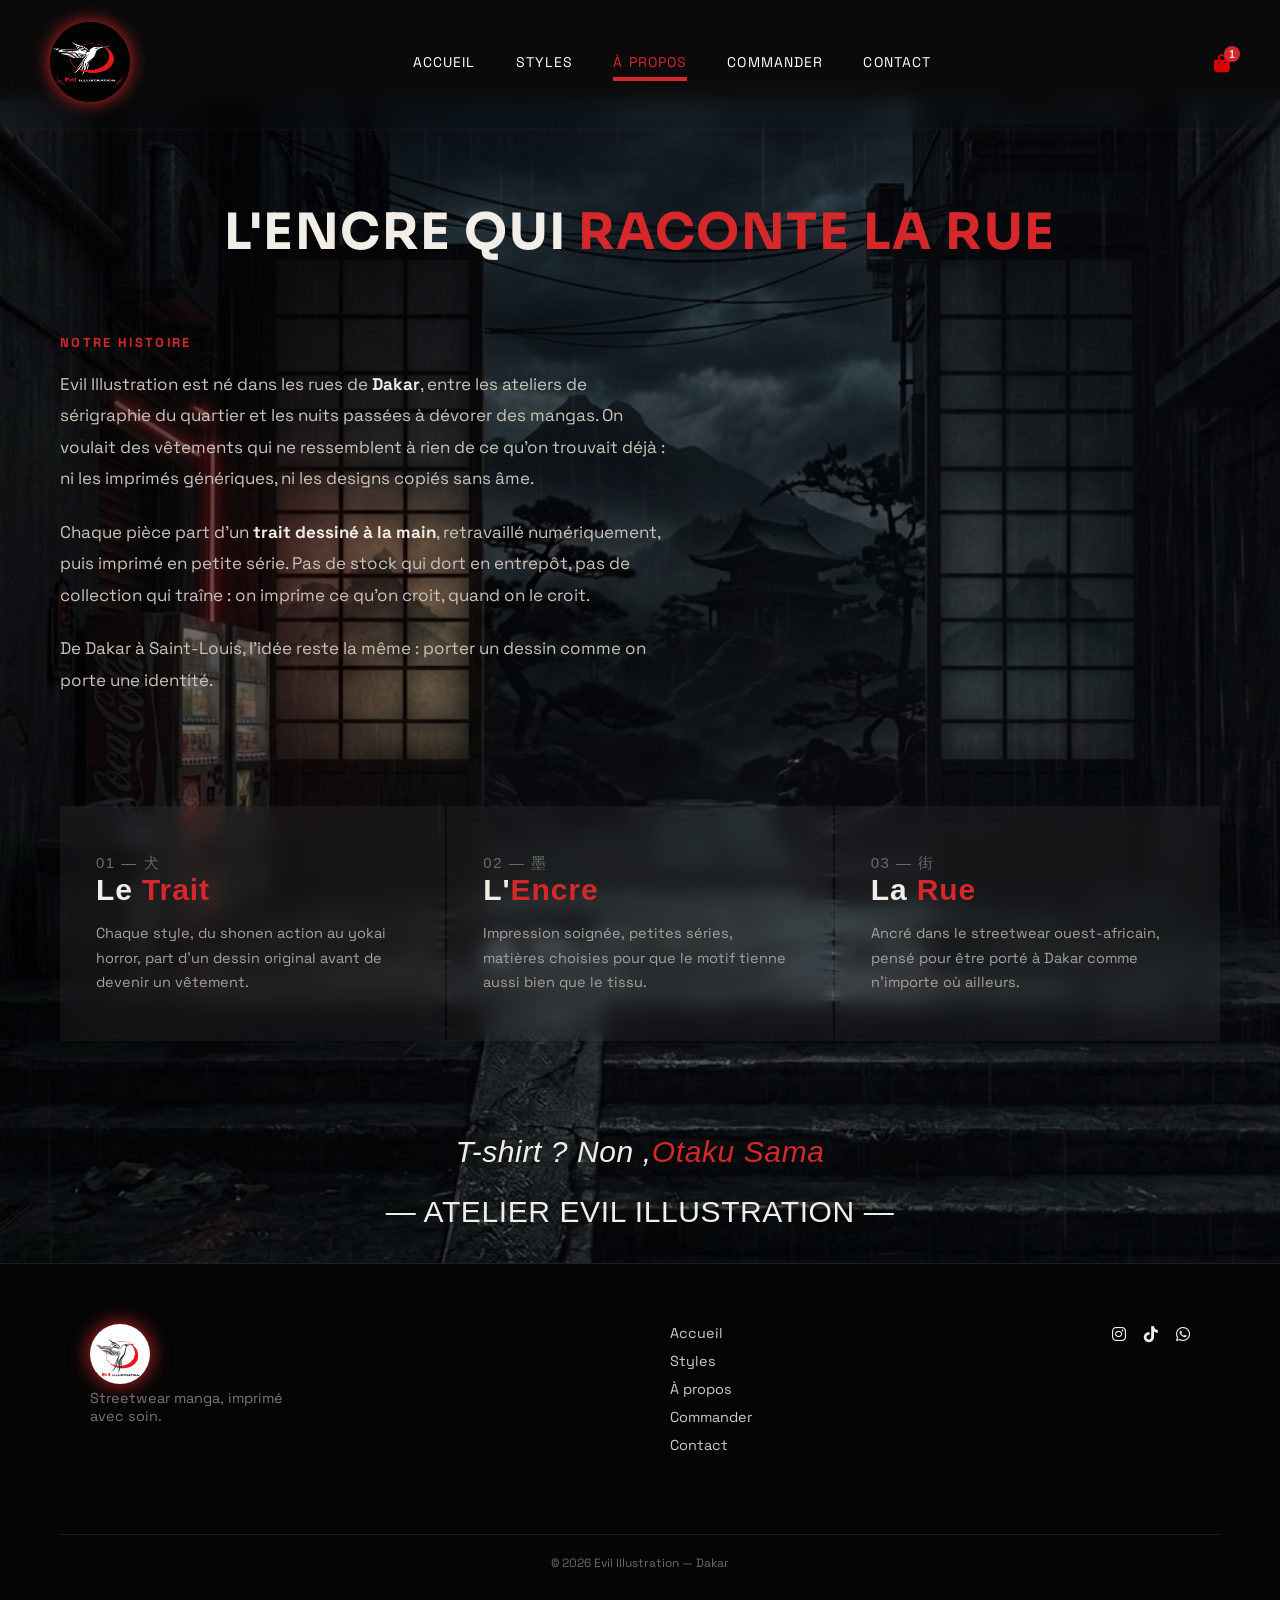
<file: pages/a-propos.html>
<!DOCTYPE html>
<html lang="en">
<head>
    <meta charset="UTF-8">
    <meta name="viewport" content="width=device-width, initial-scale=1.0">
    <title>À propos</title>
    <link rel="stylesheet" href="../css/mhg.css">
    <link rel="stylesheet" href="../css/a-propos.css">
    <link rel="stylesheet" href="https://cdnjs.cloudflare.com/ajax/libs/font-awesome/6.5.2/css/all.min.css" integrity="sha512-kE+4d...==" crossorigin="anonymous" referrerpolicy="no-referrer"/> 
</head>
<body>
    <header class="entete">
        <div class="logo-entete">
            <img src="../images/LOGO FOND Noir1.png" alt="Evil Illustration">
        </div>
        <nav class="navigation-principale">
            <a href="../index.html#accueil" class="lien-nav">Accueil</a>
            <a href="../index.html#styles" class="lien-nav">Styles</a>
            <a href="a-propos.html" class="lien-nav lien-nav--actif">À propos</a>
            <a href="../index.html#commande" class="lien-nav">Commander</a>
            <a href="contact.html" class="lien-nav">Contact</a>
        </nav>
        <div class="actions-entete">
            <button class="icone-action icone-panier">
                <i class="fa-solid fa-bag-shopping" style="color: rgb(219, 2, 2);"></i>
                <span class="badge-panier">1</span>
            </button>
        </div>
    </header>
 
   

    <section id="a-propos" class="section-a-propos">
        <h2 class="titre-section">L'encre qui <span>raconte la rue</span></h2>
 
        <div class="bloc-manifeste">
            <div class="manifeste-texte">
                <span class="manifeste-eyebrow">Notre histoire</span>
                <p>Evil Illustration est né dans les rues de <strong>Dakar</strong>, entre les ateliers de sérigraphie du quartier et les nuits passées à dévorer des mangas. On voulait des vêtements qui ne ressemblent à rien de ce qu'on trouvait déjà : ni les imprimés génériques, ni les designs copiés sans âme.</p>
                <p>Chaque pièce part d'un <strong>trait dessiné à la main</strong>, retravaillé numériquement, puis imprimé en petite série. Pas de stock qui dort en entrepôt, pas de collection qui traîne : on imprime ce qu'on croit, quand on le croit.</p>
                <p>De Dakar à Saint-Louis, l'idée reste la même : porter un dessin comme on porte une identité.</p>
            </div>
 
            <!-- <div class="sceau-atelier">
                <span class="sceau-signature">Evil Illustration</span>
                <span class="sceau-legende">Atelier fondé à</span>
                <span class="sceau-ville">Dakar</span>
            </div> -->
        </div>
 
        <div class="grille-valeurs">
            <div class="carte-valeur">
                <span class="valeur-glyphe">01 — 犬</span>
                <h3 class="valeur-titre">Le <span>Trait</span></h3>
                <p>Chaque style, du shonen action au yokai horror, part d'un dessin original avant de devenir un vêtement.</p>
            </div>
            <div class="carte-valeur">
                <span class="valeur-glyphe">02 — 墨</span>
                <h3 class="valeur-titre">L'<span>Encre</span></h3>
                <p>Impression soignée, petites séries, matières choisies pour que le motif tienne aussi bien que le tissu.</p>
            </div>
            <div class="carte-valeur">
                <span class="valeur-glyphe">03 — 街</span>
                <h3 class="valeur-titre">La <span>Rue</span></h3>
                <p>Ancré dans le streetwear ouest-africain, pensé pour être porté à Dakar comme n'importe où ailleurs.</p>
            </div>
        </div>
 
        <div class="bande-citation">
            <i><p>T-shirt ? Non ,<span>Otaku Sama</span></p></i>
            <p class="bande-citation-auteur">— Atelier Evil Illustration —</p>
        </div>
    </section>
 
    <footer class="pied-page">
        <div class="pied-page_haut">
            <div class="pied-page_marque">
                <img src="../images/LOGO FOND BLANC- 1.png" alt="Evil Illustration" >
                <p class="pied-page_slogan">Streetwear manga, imprimé avec soin.</p>
            </div>
 
            <nav class="pied-page_liens">
                <a href="../index.html#accueil">Accueil</a>
                <a href="../index.html#styles">Styles</a>
                <a href="a-propos.html">À propos</a>
                <a href="../index.html#commande">Commander</a>
                <a href="contact.html">Contact</a>
            </nav>
 
            <div class="pied-page_reseaux">
                <a href="#"><i class="fa-brands fa-instagram"></i></a>
                <a href="#"><i class="fa-brands fa-tiktok"></i></a>
                <a href="#"><i class="fa-brands fa-whatsapp"></i></a>
            </div>
        </div>
 
        <div class="pied-page_bas">
            <p>&copy; 2026 Evil Illustration — Dakar</p>
        </div>
    </footer>
</body>
</html>
</file>
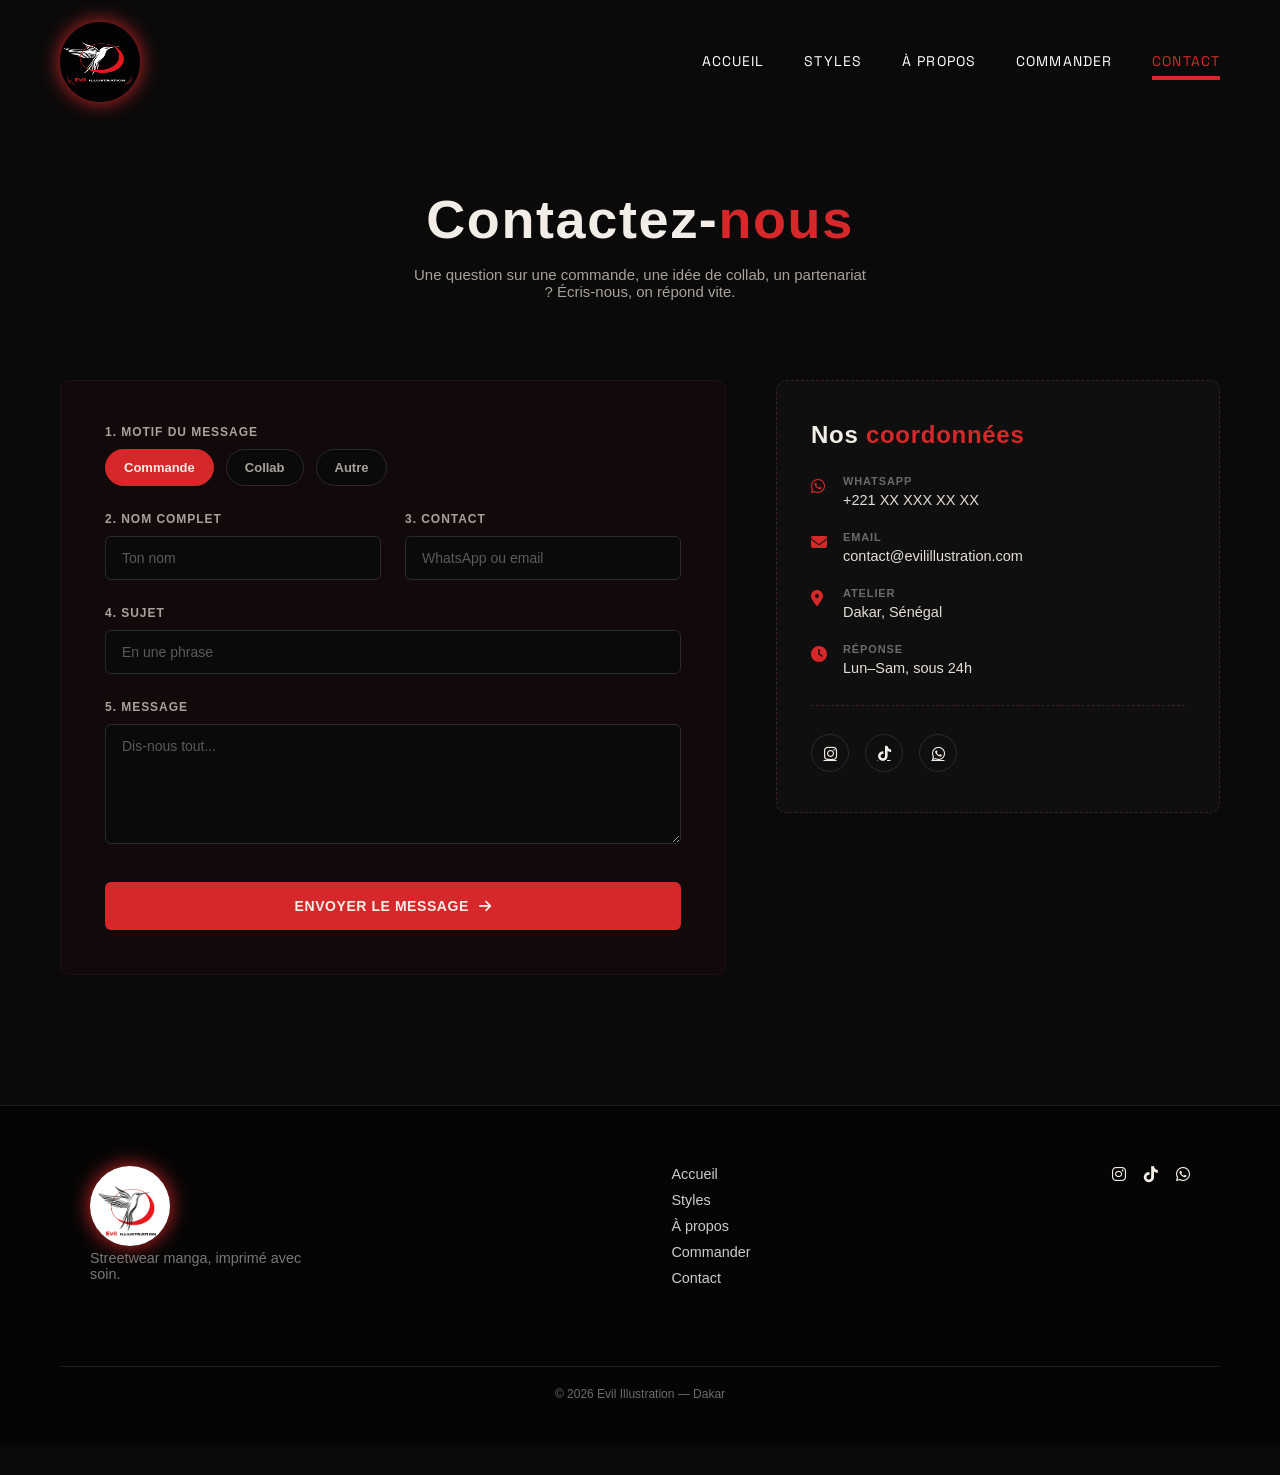
<file: pages/contact.html>
<!DOCTYPE html>
<html lang="en">
<head>
    <meta charset="UTF-8">
    <meta name="viewport" content="width=device-width, initial-scale=1.0">
    <title>Contact</title>
    <link rel="stylesheet" href="../css/mhg.css">
    <link rel="stylesheet" href="../css/contact.css">
    <link rel="stylesheet" href="https://cdnjs.cloudflare.com/ajax/libs/font-awesome/6.5.2/css/all.min.css" integrity="sha512-kE+4d...==" crossorigin="anonymous" referrerpolicy="no-referrer"/>
</head>
<body>
    <header class="entete">
        <div class="logo-entete">
            <img src="../images/LOGO FOND Noir1.png" alt="Evil Illustration">
        </div>
        <nav class="navigation-principale">
            <a href="../index.html#accueil" class="lien-nav">Accueil</a>
            <a href="../index.html#styles" class="lien-nav">Styles</a>
            <a href="a-propos.html" class="lien-nav">À propos</a>
            <a href="../index.html#commande" class="lien-nav">Commander</a>
            <a href="contact.html" class="lien-nav lien-nav--actif">Contact</a>
        </nav>
    </header>

    <div class="entete-page">
        <h1>Contactez-<span>nous</span></h1>
        <p>Une question sur une commande, une idée de collab, un partenariat ? Écris-nous, on répond vite.</p>
    </div>

    <section id="contact" class="section-contact">
        <div class="atelier-contact">

            <!-- COLONNE FORMULAIRE -->
            <div class="colonne-formulaire">

                <div class="bloc-champ">
                    <span class="repere-champ">1. Motif du message</span>
                    <div class="rangee-motifs">
                        <button type="button" class="choix-motif choix-motif--actif">Commande</button>
                        <button type="button" class="choix-motif">Collab</button>
                        <button type="button" class="choix-motif">Autre</button>
                    </div>
                </div>

                <div class="bloc-champ bloc-champ--duo">
                    <div>
                        <span class="repere-champ">2. Nom complet</span>
                        <input type="text" class="saisie-texte" id="contactNom" placeholder="Ton nom">
                    </div>
                    <div>
                        <span class="repere-champ">3. Contact</span>
                        <input type="text" class="saisie-texte" id="contactMoyen" placeholder="WhatsApp ou email">
                    </div>
                </div>

                <div class="bloc-champ">
                    <span class="repere-champ">4. Sujet</span>
                    <input type="text" class="saisie-texte" id="contactSujet" placeholder="En une phrase">
                </div>

                <div class="bloc-champ">
                    <span class="repere-champ">5. Message</span>
                    <textarea class="saisie-texte saisie-texte--zone" id="contactMessage" placeholder="Dis-nous tout..."></textarea>
                </div>

                <button type="button" class="bouton-envoyer-message" id="envoyerMessage">
                    Envoyer le message <i class="fa-solid fa-arrow-right"></i>
                </button>

            </div>


            <!-- COLONNE INFOS -->

        
            <div class="ticket-infos">
                <h3 class="ticket-titre">Nos <span>coordonnées</span></h3>

                <div class="ligne-info">
                    <i class="fa-brands fa-whatsapp"></i>
                    <div>
                        <span class="ligne-info-label">WhatsApp</span>
                        <span class="ligne-info-valeur">+221 XX XXX XX XX</span>
                    </div>
                </div>

                <div class="ligne-info">
                    <i class="fa-solid fa-envelope"></i>
                    <div>
                        <span class="ligne-info-label">Email</span>
                        <span class="ligne-info-valeur">contact@evilillustration.com</span>
                    </div>
                </div>

                <div class="ligne-info">
                    <i class="fa-solid fa-location-dot"></i>
                    <div>
                        <span class="ligne-info-label">Atelier</span>
                        <span class="ligne-info-valeur">Dakar, Sénégal</span>
                    </div>
                </div>

                <div class="ligne-info">
                    <i class="fa-solid fa-clock"></i>
                    <div>
                        <span class="ligne-info-label">Réponse</span>
                        <span class="ligne-info-valeur">Lun–Sam, sous 24h</span>
                    </div>
                </div>

                <hr class="separateur-ticket">

                <div class="ticket-reseaux">
                    <a href="#"><i class="fa-brands fa-instagram"></i></a>
                    <a href="#"><i class="fa-brands fa-tiktok"></i></a>
                    <a href="#"><i class="fa-brands fa-whatsapp"></i></a>
                </div>
            </div>

        </div>
    </section>

    <footer class="pied-page">
        <div class="pied-page_haut">
            <div class="pied-page_marque">
                <img src="../images/LOGO FOND BLANC- 1.png" alt="Evil Illustration">
                <p class="pied-page_slogan">Streetwear manga, imprimé avec soin.</p>
            </div>

            <nav class="pied-page_liens">
                <a href="index.html#accueil">Accueil</a>
                <a href="index.html#styles">Styles</a>
                <a href="a-propos.html">À propos</a>
                <a href="index.html#commande">Commander</a>
                <a href="contact.html">Contact</a>
            </nav>

            <div class="pied-page_reseaux">
                <a href="#"><i class="fa-brands fa-instagram"></i></a>
                <a href="#"><i class="fa-brands fa-tiktok"></i></a>
                <a href="#"><i class="fa-brands fa-whatsapp"></i></a>
            </div>
        </div>

        <div class="pied-page_bas">
            <p>&copy; 2026 Evil Illustration — Dakar</p>
        </div>
    </footer>
</body>
</html>
</file>
<file: css/mhg.css>
@import url('https://fonts.googleapis.com/css2?family=Nunito:ital,wght@0,200..1000;1,200..1000&family=Story+Script&display=swap');

@import url('https://fonts.googleapis.com/css2?family=Google+Sans:ital,opsz,wght@0,17..18,400..700;1,17..18,400..700&family=Sora:wght@100..800&display=swap');

@import url('https://fonts.googleapis.com/css2?family=Google+Sans:ital,opsz,wght@0,17..18,400..700;1,17..18,400..700&family=Sora:wght@100..800&family=Space+Grotesk:wght@300..700&display=swap');

*{
  margin: 0;
  box-sizing: border-box;
}

body{
  font-family: 'space grotesk';
  background: #0a0a0a;
}

.entete{
  display:flex;
  justify-content:space-between;
  align-items:center;
  padding:18px 6%;
  position: sticky;
  top: 0;
  z-index:100;
  backdrop-filter: Blur(8px);
  background: transparent;
  margin-top: -30px;
  width: 100%;
}

.logo-entete img{
  height:80px;
  width:80px;
  border-radius:50%;
  box-shadow: 0 0 20px rgb(214,40,43);
}

.navigation-principale{
  display:flex;
  gap: 80px;
}
.lien-nav{
  color:rgb(219,228,235);
  text-decoration:none;
  font-size:0.8rem;
  text-transform:uppercase;
  letter-spacing:1px;
  padding-bottom:8px;
  transition:box-shadow 0.2s ease;
}
.lien-nav:hover{
  box-shadow:0 4px 0 0 rgb(214,40,43);
  color: rgb(214,40,43);
}

.lien-nav--actif{
  color:rgb(214,40,43);
  box-shadow:0 4px 0 0 rgb(214,40,43);
}

.actions-entete{
  display:flex;
  gap:18px;
  align-items:center;
}
.icone-action{
  background:none;
  border:none;
  color:rgb(219,228,235);
  font-size:1.2rem;
  cursor:pointer;
  position:relative;
}

.icone-panier{
  position:relative;
}

/* .badge-panier{
  position:absolute;
  top:-8px;
  right:-8px;
  background:rgb(214,40,43);
  color:#fff;
  font-size:0.65rem;
  width:16px;
  height:16px;
  border-radius:50%;
  display:flex;
  align-items:center;
  justify-content:center;
} */

.presentation{
  display:flex;
  align-items:center;
  justify-content:space-between;
  gap:40px;
  padding:60px 6%;
}

video{
  height: 295px;
  width: 100%;
  position: relative;
  top: -3;
  left: -1;
  box-shadow: 0 0 20px rgb(214,40,43);
  border-radius: 10px;
}

.texte-presentation{
  max-width:480px;
}
.texte-presentation h1{
  font-size:3.2rem;
  text-transform:uppercase;
  letter-spacing:2px;
  line-height:1.1;
  margin-bottom:20px;
  color: #fff;
}
.texte-presentation h1 span{color:rgb(214,40,43);}
.texte-presentation p{
  color:#9aa3ab;
  font-size:1rem;
  margin-bottom:14px;
}
.villes-presentation{
  text-transform:uppercase;
  letter-spacing:2px;
  font-size:0.8rem;
  color:rgb(219,228,235);
  margin-bottom:28px;
}

.link-cta{
  background:rgb(214,40,43);
  color:#fff;
  border:none;
  padding:14px 28px;
  border-radius:30px;
  font-size:0.9rem;
  text-transform:uppercase;
  letter-spacing:1px;
  cursor:pointer;
  display:inline-flex;
  align-items:center;
  gap:10px;
  transition:box-shadow 0.2s;
  text-decoration: none;
}

.link-cta:hover{box-shadow:0 0 20px rgba(214,40,43,0.5);}


.image-presentation{
  flex:1;
  max-width:520px;
}
.image-presentation img{
  width:100%;
  border-radius:12px;
  display:block;
}

#styles{
  padding:60px 6%;
  text-align:center;
  background: linear-gradient(135deg, rgba(0, 0, 0, 0.7), rgba(0, 0, 0, 0.3)), 
  url("../images/bg--site.jpg") center/cover no-repeat;
}

.titre-section{
  font-size:1.8rem;
  text-transform:uppercase;
  letter-spacing:2px;
  margin-bottom:40px;
  color: #fff;
}
.titre-section span{color:rgb(214,40,43);}

.grille-styles{
  display:grid;
  grid-template-columns:repeat(auto-fit, minmax(160px, 1fr));
  gap:20px;
  text-align:center;
  color: rgb(214 ,40 ,42);
  font-family: 'Nunito';
  background: transparent;
  padding: 80px 100px;
  backdrop-filter: Blur(5px);
  -webkit-backdrop-filter: blur(5px);
}

.carte-style{
  position:relative;
  background:rgb(22,22,22);
  border-radius:10px;
  overflow:hidden;
  cursor:pointer;
  transition:transform .25s;
}
.carte-style:hover{
  transform:translateY(-4px);
  box-shadow: 0 0 22px rgb(191, 7, 7);
}

.image-style{
  width:100%;
  height:150px;
  object-fit:cover;
  display:block;
  filter:grayscale(100%);
}

.badge-icone{
  position:absolute;
  top:12px;
  left:12px;
  width:32px;
  height:32px;
  background:rgb(214,40,43);
  border-radius:8px;
  display:flex;
  align-items:center;
  justify-content:center;
  color:#fff;
  font-size:1rem;
}

.carte-style h3{
  font-size:0.95rem;
  text-transform:uppercase;
  letter-spacing:1px;
  margin:14px 14px 6px;
}

.carte-style p{
  font-size:0.8rem;
  color:#9aa3ab;
  margin:0 14px 16px;
}






.section-commande {
    padding: 100px 40px;
    background-color: #0a0a0a;
    font-family: 'sora';
}

.atelier-commande {
    max-width: 1100px;
    margin: 60px auto 0;
    display: grid;
    grid-template-columns: 1.3fr 1fr;
    gap: 60px;
    align-items: start;
}

/*  Colonne formulaire  */

.titre-section{
  display: flex;
  justify-content: center;
  gap: 10px;
}

.bloc-champ {
    margin-bottom: 34px;
}

.bloc-champ--duo {
    display: grid;
    grid-template-columns: 1fr 1fr;
    gap: 30px;
}

.repere-champ {
    display: block;
    font-family: 'Bebas Neue', sans-serif;
    letter-spacing: 1.5px;
    color: #D6282B;
    font-size: 0.85rem;
    margin-bottom: 14px;
}

.rangee-choix {
    display: flex;
    gap: 10px;
    flex-wrap: wrap;
}

.choix-pilule {
    background: transparent;
    border: 1px solid #333;
    color: #ccc;
    padding: 10px 20px;
    border-radius: 999px;
    font-size: 0.9rem;
    cursor: pointer;
    transition: border-color 0.2s, color 0.2s;
}

.choix-pilule:hover { border-color: #D6282B; color: #fff; }

.choix-pilule--actif {
    border-color: #D6282B;
    color: #fff;
    background: #D6282B;
}

.rappel-style {
    border-bottom: 1px solid #333;
    padding-bottom: 14px;
    color: #777;
    font-style: italic;
    font-size: 0.95rem;
}

.rappel-style--rempli {
    color: #fff;
    font-style: normal;
}

.choix-taille {
    background: transparent;
    border: none;
    color: #ccc;
    border-bottom: 2px solid #ccc;
    width: 38px;
    height: 38px;
    cursor: pointer;
    font-weight: 700;
}

.choix-taille:hover { 
    color: #D6282B;
    border-color: #D6282B;
 }

.rangee-teintes {
    display: flex;
    gap: 12px;
}

.teinte {
    width: 28px;
    height: 28px;
    border-radius: 50%;
    border: 1px solid #333;
    cursor: pointer;
}

.teinte--noir   { background: #0a0a0a; }
.teinte--rouge  { background: #D6282B; }
.teinte--blanc  { background: #ffffff; }
.teinte--ivoire { background: #EFE9DD; }

.teinte--actif {
    outline: 2px solid #D6282B;
    outline-offset: 3px;
}

.reglette-quantite {
    display: flex;
    align-items: center;
    gap: 22px;
}

.bouton-pas {
    background: transparent;
    border: 1px solid #333;
    color: #fff;
    width: 32px;
    height: 32px;
    border-radius: 50%;
    cursor: pointer;
}

.bouton-pas:hover { border-color: #D6282B; }

.affichage-quantite {
    font-family: 'Bebas Neue', sans-serif;
    font-size: 1.3rem;
    color: #fff;
}

.saisie-texte {
    width: 100%;
    background: transparent;
    border: none;
    border-bottom: 1px solid #333;
    color: #fff;
    padding: 10px 0;
    font-family: inherit;
    font-size: 0.95rem;
}

.saisie-texte::placeholder { color: #555; }
.saisie-texte:focus { outline: none; border-color: #D6282B; }

.saisie-texte--zone {
    resize: vertical;
    min-height: 70px;
    border: 1px solid #333;
    padding: 12px;
    border-bottom: 1px solid #333;
}

.saisie-select {
  cursor: pointer; 
  appearance: none; 
}

.bouton-envoyer-ticket {
    width: 50%;
    background: #D6282B;
    color: #fff;
    border: none;
    padding: 16px;
    font-weight: 700;
    cursor: pointer;
    display: flex;
    align-items: center;
    justify-content: center;
    gap: 10px;
    transition: background 0.2s;
}

.bouton-envoyer-ticket:hover { background: #b81f22; }

@media (max-width: 860px) {
    .atelier-commande { grid-template-columns: 1fr; }
    .colonne-ticket { position: static; }
    .bloc-champ--duo { grid-template-columns: 1fr; }
}


/* FOOTER */


.pied-page {
    background-color: #0a0a0a;
    border-top: 1px solid #2a2a2a;
    padding: 60px 40px 0;
}

.pied-page_haut {
    max-width: 1100px;
    margin: 0 auto;
    display: flex;
    justify-content: space-between;
    align-items: start;
    flex-wrap: wrap;
    gap: 40px;
    padding-bottom: 40px;
}

.pied-page_marque{
  display: flexbox;
  align-content: flex-start;
  gap: 15px;
}

.pied-page_marque img {
  height: 60px;
  width: 60px;
  border-radius: 50%;
  box-shadow: 0 0 20px rgb(214,40,43);
}

.pied-page_marque #pied-page_logo{
  height:80px;
  width:80px;
  border-radius:50%;
  box-shadow: 0 0 20px rgb(214,40,43);
}

.pied-page_slogan {
    color: #777;
    font-size: 0.9rem;
    max-width: 220px;
}

.pied-page_liens {
    display: flex;
    flex-direction: column;
    gap: 10px;
}

.pied-page_liens a {
    color: #ccc;
    text-decoration: none;
    font-size: 0.9rem;
    transition: color 0.2s;
}

.pied-page_liens a:hover { color: #D6282B; }

.pied-page_reseaux {
    display: flex;
    gap: 16px;
}

.pied-page_reseaux a {
    color: #ccc;
    font-size: 1.1rem;
    transition: color 0.2s;
}

.pied-page_reseaux a:hover { color: #D6282B; }

.pied-page_bas {
    border-top: 1px solid #2a2a2a;
    text-align: center;
    padding: 20px 0;
}

.pied-page_bas p {
    color: #555;
    font-size: 0.8rem;
}


/* --------RESPONVIVE--------- */


@media (max-width: 900px) {
    .presentation {
        flex-direction: column;
        padding: 40px 20px 20px;
    }

    .texte-presentation,
    .image-presentation {
        max-width: 100%;
        min-width: 0;
    }

    .grille-styles {
        grid-template-columns: repeat(auto-fit, minmax(200px, 1fr));
    }

    .entete { padding: 18px 24px; }
    .logo-entete img { height: 50px; width: 50px; }
    .pied-page_marque img { height: 50px; width: 50px; transform: translateY(-8px); }
    .navigation-principale { display: flex; gap: 10px; transform: translateX(15px); }
    .lien-nav { font-size: 9px; }
  
    .grille-styles {
        width: 100%;
        padding: 40px 20px;
        align-items: center;
    }

    video {
        display: none;
    }

    .actions-entete {
       display: none;
    }

    .titre-section {
        font-size: 20px;
    }

    .texte-presentation{
        display: flex;
        flex-direction: column;
        align-items: center;
        font-size: 0.8rem;
    }

    .texte-presentation h1 {
        font-size: 2rem;
    }

    .texte-presentation p {
        font-size: 0.8rem;
        text-align: center;
    }

    .villes-presentation {
        font-size: 0.6rem;
    }

    .pied-page_haut {
        flex-direction: column;
        align-items: center;
        text-align: center;
    }

    .pied-page_slogan {
        font-size: 0.6rem;
        max-width: 100%;
        text-align: left;
    }

    .pied-page_liens {
        transform: translateY(-8px);
    }
    
    .pied-page_liens a{ font-size: 0.7rem;  gap: 12px;}

    .bouton-envoyer-ticket {
        width: 100%;
    }
    
    .colonne-formulaire, .bloc-champ--duo, .bloc-champ, .saisie-texte, .saisie-select, .saisie-texte--zone, .repere-champ {
        width: 100%;
      font-size: 0.8rem;
    }

    .link-cta{ font-size: 12px; padding: 12px;}

    .bouton-envoyer-ticket { font-size: 12px; padding: 12px; }
    
}
</file>
<file: css/a-propos.css>
@import url('https://fonts.googleapis.com/css2?family=Nunito:ital,wght@0,200..1000;1,200..1000&family=Story+Script&display=swap');

@import url('https://fonts.googleapis.com/css2?family=Google+Sans:ital,opsz,wght@0,17..18,400..700;1,17..18,400..700&family=Sora:wght@100..800&display=swap');

@import url('https://fonts.googleapis.com/css2?family=Google+Sans:ital,opsz,wght@0,17..18,400..700;1,17..18,400..700&family=Sora:wght@100..800&family=Space+Grotesk:wght@300..700&display=swap');
  
  
  
  * { margin: 0; padding: 0; box-sizing: border-box; }
 
        body {
            background-color: #0A0A0A;
            color: #F2EDE7;
            font-family: 'space grotesk';
        }
 
        

        
        .entete {
            display: flex;
            align-items: center;
            justify-content: space-between;
            padding: 22px 50px;
            background-color: transparent;
            border-bottom: 1px solid rgba(214,40,43,0.1);
            backdrop-filter: blur(10px);
        }
 
        .logo-entete img { 
            height:80px;
            width:80px;
            border-radius:50%;
            box-shadow: 0 0 18px rgb(214,40,43); 
        }
 
        .navigation-principale { display: flex; gap: 40px; }
 
        .lien-nav {
            font-family: 'space grotesk';
            font-weight: 400;
            font-size: 14px;
            letter-spacing: 0.08em;
            text-transform: uppercase;
            color: #ffffff;
            position: relative;
            padding-bottom: 6px;
        }
 
        .lien-nav--actif { color: rgb(214,40,43); }



         
 
        .icone-action {
            position: relative;
            background: none;
            border: none;
            color: #F2EDE7;
            font-size: 18px;
            cursor: pointer;
        }
 
        .badge-panier {
            position: absolute;
            top: -8px;
            right: -10px;
            background-color: #D6282B;
            color: #F2EDE7;
            font-size: 10px;
            font-weight: 700;
            width: 16px;
            height: 16px;
            border-radius: 50%;
            display: flex;
            align-items: center;
            justify-content: center;
        }


 
        


        .section-a-propos {
            padding: 100px 60px 120px;
            position: relative;
            overflow: hidden;
             background: linear-gradient(135deg, rgba(0, 0, 0, 0.7), rgba(0, 0, 0, 0.3)), 
                url("../images/bg--site.jpg") center/cover no-repeat;
        }
 
        .titre-section {
            font-family: 'sora', sans-serif;
            font-size: 50px;
            letter-spacing: 0.03em;
            text-align: center;
            color: #F2EDE7;
            margin-bottom: 70px;
        }
 
        .titre-section span { color: #D6282B; }
 
        

        .bloc-manifeste {
            display: grid;
            grid-template-columns: 1.3fr 1fr;
            gap: 80px;
            align-items: center;
            max-width: 1180px;
            margin: 0 auto 110px;
        }
 
        .manifeste-eyebrow {
            font-size: 13px;
            font-weight: 700;
            letter-spacing: 0.18em;
            text-transform: uppercase;
            color: #D6282B;
            margin-bottom: 18px;
            display: block;
        }
 
        .manifeste-texte p {
            font-size: 17px;
            line-height: 1.85;
            color: #C9C2B9;
            margin-bottom: 22px;
        }
 
        .manifeste-texte p:last-child { margin-bottom: 0; }
 
        .manifeste-texte strong { color: #F2EDE7; font-weight: 700; }
 

        
       


        /* .sceau-atelier {
            width: 260px;
            height: 260px;
            margin: 0 auto;
            border: 2px solid #D6282B;
            border-radius: 50%;
            display: flex;
            flex-direction: column;
            align-items: center;
            justify-content: center;
            text-align: center;
            position: relative;
            background: radial-gradient(circle at 50% 40%, rgba(214,40,43,0.14), transparent 70%);
        }
 
        .sceau-atelier::before {
            content: "";
            position: absolute;
            inset: 14px;
            border: 1px dashed #5A2426;
            border-radius: 50%;
        } */
 
        .sceau-signature {
            font-family: 'sora', cursive;
            font-size: 36px;
            color: #F2EDE7;
            line-height: 1;
        }
 
        .sceau-legende {
            font-size: 11px;
            font-weight: 700;
            letter-spacing: 0.2em;
            text-transform: uppercase;
            color: #A9A29A;
            margin-top: 14px;
        }
 
        .sceau-ville {
            font-family: 'Bebas Neue', sans-serif;
            font-size: 20px;
            letter-spacing: 0.06em;
            color: #D6282B;
            margin-top: 6px;
        }


 

        .grille-valeurs {
            display: grid;
            grid-template-columns: repeat(3, 1fr);
            gap: 2px;
            max-width: 1180px;
            margin: 0 auto;
            background-color: rgba(0, 0, 0, 0.05);
        }
 
        .carte-valeur {
            background-color: rgba(255, 254, 254, 0.05);
            padding: 46px 36px;
            position: relative;
            transition: transform 0.3s ease-in-out;
            backdrop-filter: blur(10px);
        }
 
        .carte-valeur:hover { transform: translateY(-10px)}
 
        .valeur-glyphe {
            font-family: 'Bebas Neue', sans-serif;
            font-size: 15px;
            letter-spacing: 0.1em;
            color: #6B6B6B;
            margin-bottom: 24px;
        }
 
        .valeur-titre {
            font-family: 'Bebas Neue', sans-serif;
            font-size: 30px;
            letter-spacing: 0.03em;
            color: #F2EDE7;
            margin-bottom: 14px;
        }
 
        .valeur-titre span { color: #D6282B; }
 
        .carte-valeur p {
            font-size: 14.5px;
            line-height: 1.7;
            color: #A9A29A;
        }
 
      




        .bande-citation {
            transform: translatey(90px);
            text-align: center;
            padding: 0 20px;
        }
 
        .bande-citation p {
            font-family: 'google sans', sans-serif;
            font-size: 30px;
            letter-spacing: 0.02em;
            line-height: 1.4;
            color: #F2EDE7;
        }
 
        .bande-citation p span { color: #D6282B; }
 
        .bande-citation-auteur {
            margin-top: 18px;
            font-family: 'sora', sans-serif;
            font-size: 13px;
            letter-spacing: 0.1em;
            text-transform: uppercase;
            color: #d3cfcf;
            
        }
 
        



        .pied-page { background-color: #050505; border-top: 1px solid #1F1F1F; padding: 60px 60px 24px; }
 
        .pied-page_haut {
            display: flex;
            justify-content: space-between;
            align-items: flex-start;
            margin-bottom: 40px;
            flex-wrap: wrap;
            gap: 30px;
        }
 
        .pied-page_marque img { height: 60px; width: 60px; box-shadow: 0 0 20px rgb(214,40,43); border-radius: 50%; }
        .pied-page_slogan {
        color: #777;
        font-size: 0.9rem;
        max-width: 220px;}

        .pied-page_liens {
            display: flex;
            flex-direction: column;
            gap: 10px;
        }

        .pied-page_liens a {
            color: #ccc;
            text-decoration: none;
            font-size: 0.9rem;
            transition: color 0.2s;
        }
 
        .pied-page_reseaux { display: flex; gap: 18px; }
        .pied-page_reseaux a { color: #F2EDE7; font-size: 16px; }
 
        .pied-page_bas { border-top: 1px solid #1F1F1F; padding-top: 20px; text-align: center; }
        .pied-page_bas p { color: #6B6B6B; font-size: 12px; }
 


        



        @media (max-width: 900px) {
            .entete { padding: 18px 24px; }
            .logo-entete img { height: 50px; width: 50px; }
            .pied-page_marque img { height: 50px; width: 50px; transform: translateY(-8px); }
            .navigation-principale { display: flex; gap: 10px; transform: translateX(14px); }
            .lien-nav { font-size: 9px; }
            .actions-entete { display: none; }
            .section-a-propos { padding: 70px 24px 90px; }
            .titre-section { font-size: 20px; transform: translatey(15px); }
            .bloc-manifeste { grid-template-columns: 1fr; gap: 50px; }
            .sceau-atelier { width: 220px; height: 220px; }
            .grille-valeurs { grid-template-columns: 1fr; }
            .bande-citation { width: 90%; font-size: 20px;}
            .manifeste-texte p { font-size: 15px; }
            .pied-page_haut{ display:flex; flex-direction: column; align-items: center; text-align: center; }
            .bande-citation p{ display:flex; flex-direction: column; align-items: center; font-size: 22px; justify-content: center; transform: translate(15px,-25px); }
            .pied-page_slogan { font-size: 0.6rem; max-width: 100%; text-align: left;}

            .pied-page_liens {transform: translateY(-8px);}
            
            .pied-page_liens a{ font-size: 0.7rem;  gap: 12px;}

        }
</file>
<file: css/contact.css>
@import url('https://fonts.googleapis.com/css2?family=Google+Sans:ital,opsz,wght@0,17..18,400..700;1,17..18,400..700&family=Sora:wght@100..800&display=swap');

    @import url('https://fonts.googleapis.com/css2?family=Google+Sans:ital,opsz,wght@0,17..18,400..700;1,17..18,400..700&family=Sora:wght@100..800&family=Space+Grotesk:wght@300..700&display=swap');
  
  
  
  * { margin: 0; padding: 0; box-sizing: border-box; }

        body {
            background-color: #0A0A0A;
            color: #F2EDE7;
            font-family: 'Archivo', sans-serif;
        }

        /* ==========================================================
           EN-TÊTE
        ========================================================== */
        .entete {
            display: flex;
            align-items: center;
            justify-content: space-between;
            padding: 22px 60px;
            background-color: #0a0a0a;
        }

        .logo-entete img { height: 80px; width: 80px; border-radius: 50%; box-shadow: 0 0 20px rgb(214,40,43); }

        .navigation-principale { display: flex; gap: 40px; }

        .lien-nav {
            font-family: 'Space Grotesk', sans-serif;
            font-weight: 400;
            font-size: 14px;
            letter-spacing: 0.08em;
            text-transform: uppercase;
            color: #fff;
            position: relative;
            padding-bottom: 6px;
        }

        .lien-nav--actif { color: rgb(214,40,43); }

        .actions-entete { display: flex; align-items: center; }

        .icone-action {
            position: relative;
            background: none;
            border: none;
            color: #F2EDE7;
            font-size: 18px;
            cursor: pointer;
        }

        .badge-panier {
            position: absolute;
            top: -8px;
            right: -10px;
            background-color: #D6282B;
            color: #F2EDE7;
            font-size: 10px;
            font-weight: 700;
            width: 16px;
            height: 16px;
            border-radius: 50%;
            display: flex;
            align-items: center;
            justify-content: center;
        }

        /* ==========================================================
           EN-TÊTE DE PAGE
        ========================================================== */
        .entete-page {
            padding: 90px 60px 20px;
            text-align: center;
        }

        .entete-page h1 {
            font-family: 'Bebas Neue', sans-serif;
            font-size: 54px;
            letter-spacing: 0.03em;
            color: #F2EDE7;
        }

        .entete-page h1 span { color: #D6282B; }

        .entete-page p {
            margin-top: 16px;
            font-size: 15px;
            color: #A9A29A;
            max-width: 460px;
            margin-left: auto;
            margin-right: auto;
        }

        /* ==========================================================
           SECTION CONTACT
        ========================================================== */
        .section-contact { padding: 60px 60px 130px; }

        .atelier-contact {
            display: grid;
            grid-template-columns: 1.2fr 0.8fr;
            gap: 50px;
            max-width: 1180px;
            margin: 0 auto;
            align-items: start;
        }

        /* --- Colonne formulaire (même logique que le formulaire de commande) --- */

        .colonne-formulaire {
            background-color: #120A0A;
            border: 1px solid #241012;
            border-radius: 10px;
            padding: 44px;
        }

        .bloc-champ { margin-bottom: 26px; }
        .bloc-champ:last-of-type { margin-bottom: 34px; }

        .bloc-champ--duo {
            display: grid;
            grid-template-columns: 1fr 1fr;
            gap: 24px;
        }

        .repere-champ {
            display: block;
            font-size: 12px;
            font-weight: 700;
            letter-spacing: 0.08em;
            text-transform: uppercase;
            color: #A9A29A;
            margin-bottom: 10px;
        }

        .saisie-texte {
            width: 100%;
            background-color: #0A0A0A;
            border: 1px solid #2A2A2A;
            border-radius: 6px;
            padding: 13px 16px;
            color: #F2EDE7;
            font-family: 'Archivo', sans-serif;
            font-size: 14px;
        }

        .saisie-texte::placeholder { color: #5A5A5A; }

        .saisie-texte:focus {
            outline: none;
            border-color: #D6282B;
        }

        .saisie-texte--zone {
            resize: vertical;
            min-height: 120px;
        }

        .rangee-motifs {
            display: flex;
            gap: 12px;
            flex-wrap: wrap;
        }

        .choix-motif {
            background-color: #0A0A0A;
            border: 1px solid #2A2A2A;
            color: #A9A29A;
            font-family: 'Archivo', sans-serif;
            font-size: 13px;
            font-weight: 700;
            padding: 10px 18px;
            border-radius: 30px;
            cursor: pointer;
        }

        .choix-motif--actif {
            background-color: #D6282B;
            border-color: #D6282B;
            color: #F2EDE7;
        }

        .bouton-envoyer-message {
            width: 100%;
            background-color: #D6282B;
            color: #F2EDE7;
            border: none;
            border-radius: 6px;
            padding: 16px;
            font-family: 'Archivo', sans-serif;
            font-weight: 700;
            font-size: 14px;
            letter-spacing: 0.04em;
            text-transform: uppercase;
            cursor: pointer;
            display: flex;
            align-items: center;
            justify-content: center;
            gap: 10px;
        }

        .bouton-envoyer-message:hover { background-color: #B71F22; }

        /* --- Colonne infos façon ticket perforé --- */
        .ticket-infos {
            background-color: #0F0F0F;
            border: 1px dashed #3A2020;
            border-radius: 10px;
            padding: 40px 34px;
            position: relative;
        }

       
        .ticket-titre {
            font-family: 'Bebas Neue', sans-serif;
            font-size: 24px;
            letter-spacing: 0.03em;
            color: #F2EDE7;
            margin-bottom: 26px;
        }

        .ticket-titre span { color: #D6282B; }

        .ligne-info {
            display: flex;
            align-items: flex-start;
            gap: 14px;
            margin-bottom: 22px;
        }

        .ligne-info:last-child { margin-bottom: 0; }

        .ligne-info i {
            color: #D6282B;
            font-size: 16px;
            margin-top: 3px;
            width: 18px;
        }

        .ligne-info-label {
            display: block;
            font-size: 11px;
            font-weight: 700;
            letter-spacing: 0.08em;
            text-transform: uppercase;
            color: #6B6B6B;
            margin-bottom: 4px;
        }

        .ligne-info-valeur {
            font-size: 14.5px;
            color: #E4DED6;
        }

        .separateur-ticket {
            border: none;
            border-top: 1px dashed #3A2020;
            margin: 28px 0;
        }

        .ticket-reseaux {
            display: flex;
            gap: 16px;
        }

        .ticket-reseaux a {
            width: 38px;
            height: 38px;
            border: 1px solid #2A2A2A;
            border-radius: 50%;
            display: flex;
            align-items: center;
            justify-content: center;
            color: #F2EDE7;
            font-size: 15px;
            transition: all 0.3s ease;
        }

        .ticket-reseaux a:hover { border-color: #D6282B; color: #D6282B; }

        /* ==========================================================
           PIED DE PAGE
        ========================================================== */
        .pied-page { background-color: #050505; border-top: 1px solid #1F1F1F; padding: 60px 60px 24px; }

        .pied-page_haut {
            display: flex;
            justify-content: space-between;
            align-items: flex-start;
            margin-bottom: 40px;
            flex-wrap: wrap;
            gap: 30px;
        }

        .pied-page_marque img { height: 80px; width: 80px; box-shadow: 0 0 20px rgb(214,40,43); border-radius: 50%; }
            
        .pied-page_slogan { color: #777; font-size: 0.9rem; max-width: 220px;}

        .pied-page_liens {
            display: flex;
            flex-direction: column;
            gap: 10px;
        }

        .pied-page_liens a {
            color: #ccc;
            text-decoration: none;
            font-size: 0.9rem;
            transition: color 0.2s;
        }
        .pied-page_reseaux { display: flex; gap: 18px; }
        .pied-page_reseaux a { color: #F2EDE7; font-size: 16px; }

        .pied-page_bas { border-top: 1px solid #1F1F1F; padding-top: 20px; text-align: center; }
        .pied-page_bas p { color: #6B6B6B; font-size: 12px; }

        /* ==========================================================
           RESPONSIVE
        ========================================================== */

        @media (max-width: 900px) {
            .entete { padding: 18px 24px; }
            .entete-page h1{ font-size: 36px; }
            .logo-entete img { height: 50px; width: 50px; }
            .pied-page_marque img { height: 50px; width: 50px; transform: translateY(-8px); }
            .navigation-principale { display: flex; gap: 10px; transform: translateX(14px); }
            .lien-nav { font-size: 9px; }
            .section-contact { padding: 40px 24px 90px;}
            .atelier-contact { grid-template-columns: 1fr; font-size: 7px;}
            .colonne-formulaire { padding: 30px; }
            .bloc-champ--duo { grid-template-columns: 1fr; gap: 20px; }
            .ticket-infos::before, .ticket-infos::after { display: none; }
            .pied-page_haut{ display:flex; flex-direction: column; align-items: center; text-align: center; }
            .pied-page_liens { transform: translateY(-8px);}
            .pied-page_liens a{ font-size: 0.7rem;  gap: 12px;}
             .pied-page_slogan { font-size: 0.6rem; max-width: 100%; text-align: left;}
        }
</file>
